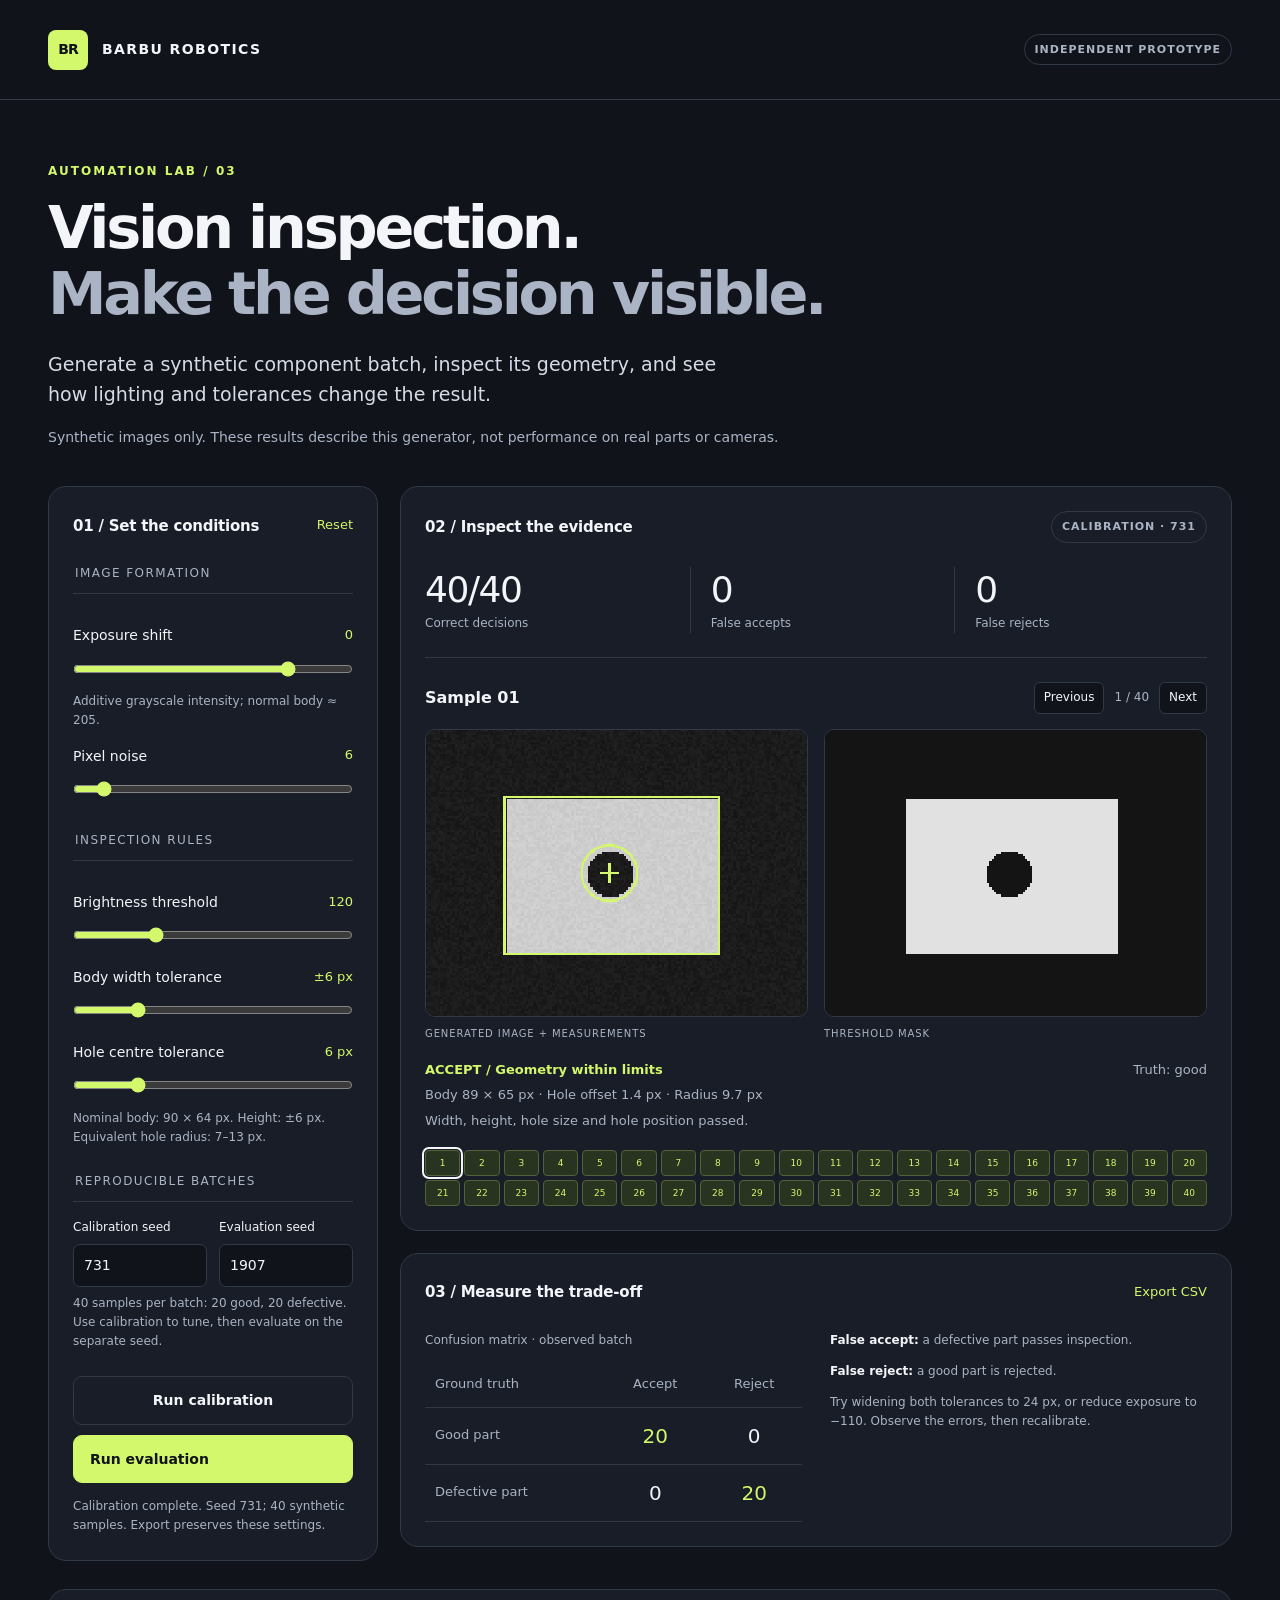
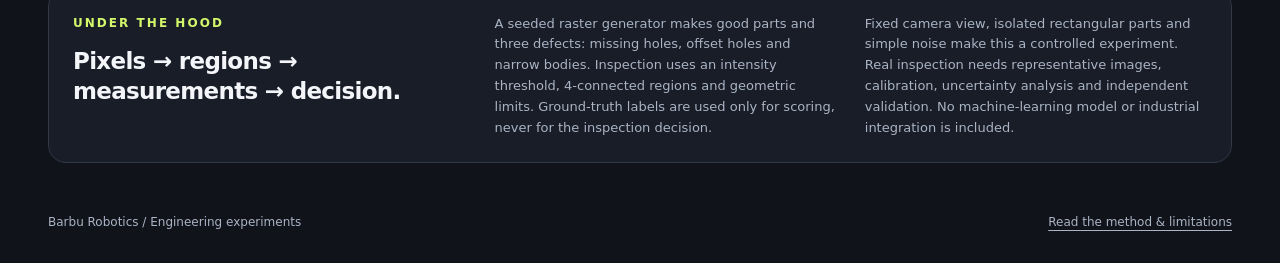
<file: vision-inspection-workbench/index.html>
<!doctype html>
<html lang="en">
<head><meta charset="utf-8"><meta name="viewport" content="width=device-width, initial-scale=1"><meta name="theme-color" content="#10131a"><title>Vision Inspection Workbench | Barbu Robotics</title><meta name="description" content="An independent synthetic-data prototype exploring machine vision thresholds, geometric inspection and false accepts."><link rel="stylesheet" href="style.css"></head>
<body>
  <header class="topbar"><a class="brand" href="#main"><span class="brand-mark" aria-hidden="true">BR</span> BARBU ROBOTICS</a><span class="tag">INDEPENDENT PROTOTYPE</span></header>
  <main id="main">
    <section class="intro"><p class="eyebrow">AUTOMATION LAB / 03</p><h1>Vision inspection.<br><span>Make the decision visible.</span></h1><p class="lede">Generate a synthetic component batch, inspect its geometry, and see how lighting and tolerances change the result.</p><p class="disclosure">Synthetic images only. These results describe this generator, not performance on real parts or cameras.</p></section>
    <div class="workspace">
      <aside class="panel controls" aria-labelledby="controls-title"><div class="panel-head"><h2 id="controls-title">01 / Set the conditions</h2><button id="reset" class="text-button" type="button">Reset</button></div>
        <fieldset><legend>Image formation</legend>
          <label for="exposure">Exposure shift <output id="exposure-value">0</output></label><input id="exposure" type="range" min="-110" max="30" value="0" step="5"><p class="hint">Additive grayscale intensity; normal body ≈ 205.</p>
          <label for="noise">Pixel noise <output id="noise-value">6</output></label><input id="noise" type="range" min="0" max="70" value="6" step="1">
        </fieldset>
        <fieldset><legend>Inspection rules</legend>
          <label for="threshold">Brightness threshold <output id="threshold-value">120</output></label><input id="threshold" type="range" min="80" max="220" value="120" step="1">
          <label for="widthTolerance">Body width tolerance <output id="widthTolerance-value">±6 px</output></label><input id="widthTolerance" type="range" min="1" max="24" value="6" step="1">
          <label for="centreTolerance">Hole centre tolerance <output id="centreTolerance-value">6 px</output></label><input id="centreTolerance" type="range" min="1" max="24" value="6" step="1">
          <p class="hint">Nominal body: 90 × 64 px. Height: ±6 px. Equivalent hole radius: 7–13 px.</p>
        </fieldset>
        <fieldset><legend>Reproducible batches</legend><div class="seed-grid"><label for="calibrationSeed">Calibration seed<input type="number" id="calibrationSeed" value="731" min="0" max="999999" step="1"></label><label for="evaluationSeed">Evaluation seed<input type="number" id="evaluationSeed" value="1907" min="0" max="999999" step="1"></label></div><p class="hint">40 samples per batch: 20 good, 20 defective. Use calibration to tune, then evaluate on the separate seed.</p></fieldset>
        <div class="actions"><button id="calibrate" type="button" class="secondary">Run calibration</button><button id="evaluate" type="button" class="primary">Run evaluation</button></div>
        <p id="status" class="status" role="status" aria-live="polite"></p>
      </aside>
      <section class="results" aria-labelledby="results-title">
        <div class="panel"><div class="panel-head"><h2 id="results-title">02 / Inspect the evidence</h2><span id="batch-label" class="tag">CALIBRATION</span></div>
          <div class="metrics"><div><p id="correct" class="metric-value">—</p><p>Correct decisions</p></div><div><p id="false-accepts" class="metric-value">—</p><p>False accepts</p></div><div><p id="false-rejects" class="metric-value">—</p><p>False rejects</p></div></div>
          <div class="viewer-header"><h3 id="sample-title">Sample 01</h3><div class="sample-controls"><button id="previous" class="small-button" type="button" aria-label="Previous sample">Previous</button><span id="sample-position">1 / 40</span><button id="next" class="small-button" type="button" aria-label="Next sample">Next</button></div></div>
          <div class="canvases"><figure><canvas id="source-canvas" width="320" height="240" aria-label="Generated synthetic component with measured body and hole overlays"></canvas><figcaption>GENERATED IMAGE + MEASUREMENTS</figcaption></figure><figure><canvas id="mask-canvas" width="320" height="240" aria-label="Binary threshold mask used by the inspection algorithm"></canvas><figcaption>THRESHOLD MASK</figcaption></figure></div>
          <div class="decision"><p id="prediction"></p><p id="truth"></p><p id="measurement"></p><p id="reasons"></p></div>
          <div class="sample-strip" id="sample-strip" aria-label="Select sample"></div>
        </div>
        <div class="panel"><div class="panel-head"><h2>03 / Measure the trade-off</h2><button id="export" class="text-button" type="button">Export CSV</button></div><div class="matrix-layout"><table><caption>Confusion matrix · observed batch</caption><thead><tr><th scope="col">Ground truth</th><th scope="col">Accept</th><th scope="col">Reject</th></tr></thead><tbody><tr><th scope="row">Good part</th><td id="good-accepted" class="success">—</td><td id="good-rejected">—</td></tr><tr><th scope="row">Defective part</th><td id="defect-accepted">—</td><td id="defect-rejected" class="success">—</td></tr></tbody></table><div class="explanation"><p><strong>False accept:</strong> a defective part passes inspection.</p><p><strong>False reject:</strong> a good part is rejected.</p><p>Try widening both tolerances to 24 px, or reduce exposure to −110. Observe the errors, then recalibrate.</p></div></div></div>
      </section>
    </div>
    <section class="method panel"><div><p class="eyebrow">UNDER THE HOOD</p><h2>Pixels → regions → measurements → decision.</h2></div><p>A seeded raster generator makes good parts and three defects: missing holes, offset holes and narrow bodies. Inspection uses an intensity threshold, 4-connected regions and geometric limits. Ground-truth labels are used only for scoring, never for the inspection decision.</p><p>Fixed camera view, isolated rectangular parts and simple noise make this a controlled experiment. Real inspection needs representative images, calibration, uncertainty analysis and independent validation. No machine-learning model or industrial integration is included.</p></section>
  </main><footer><span>Barbu Robotics / Engineering experiments</span><a href="README.md">Read the method &amp; limitations</a></footer><script type="module" src="app.mjs"></script>
</body></html>
</file>
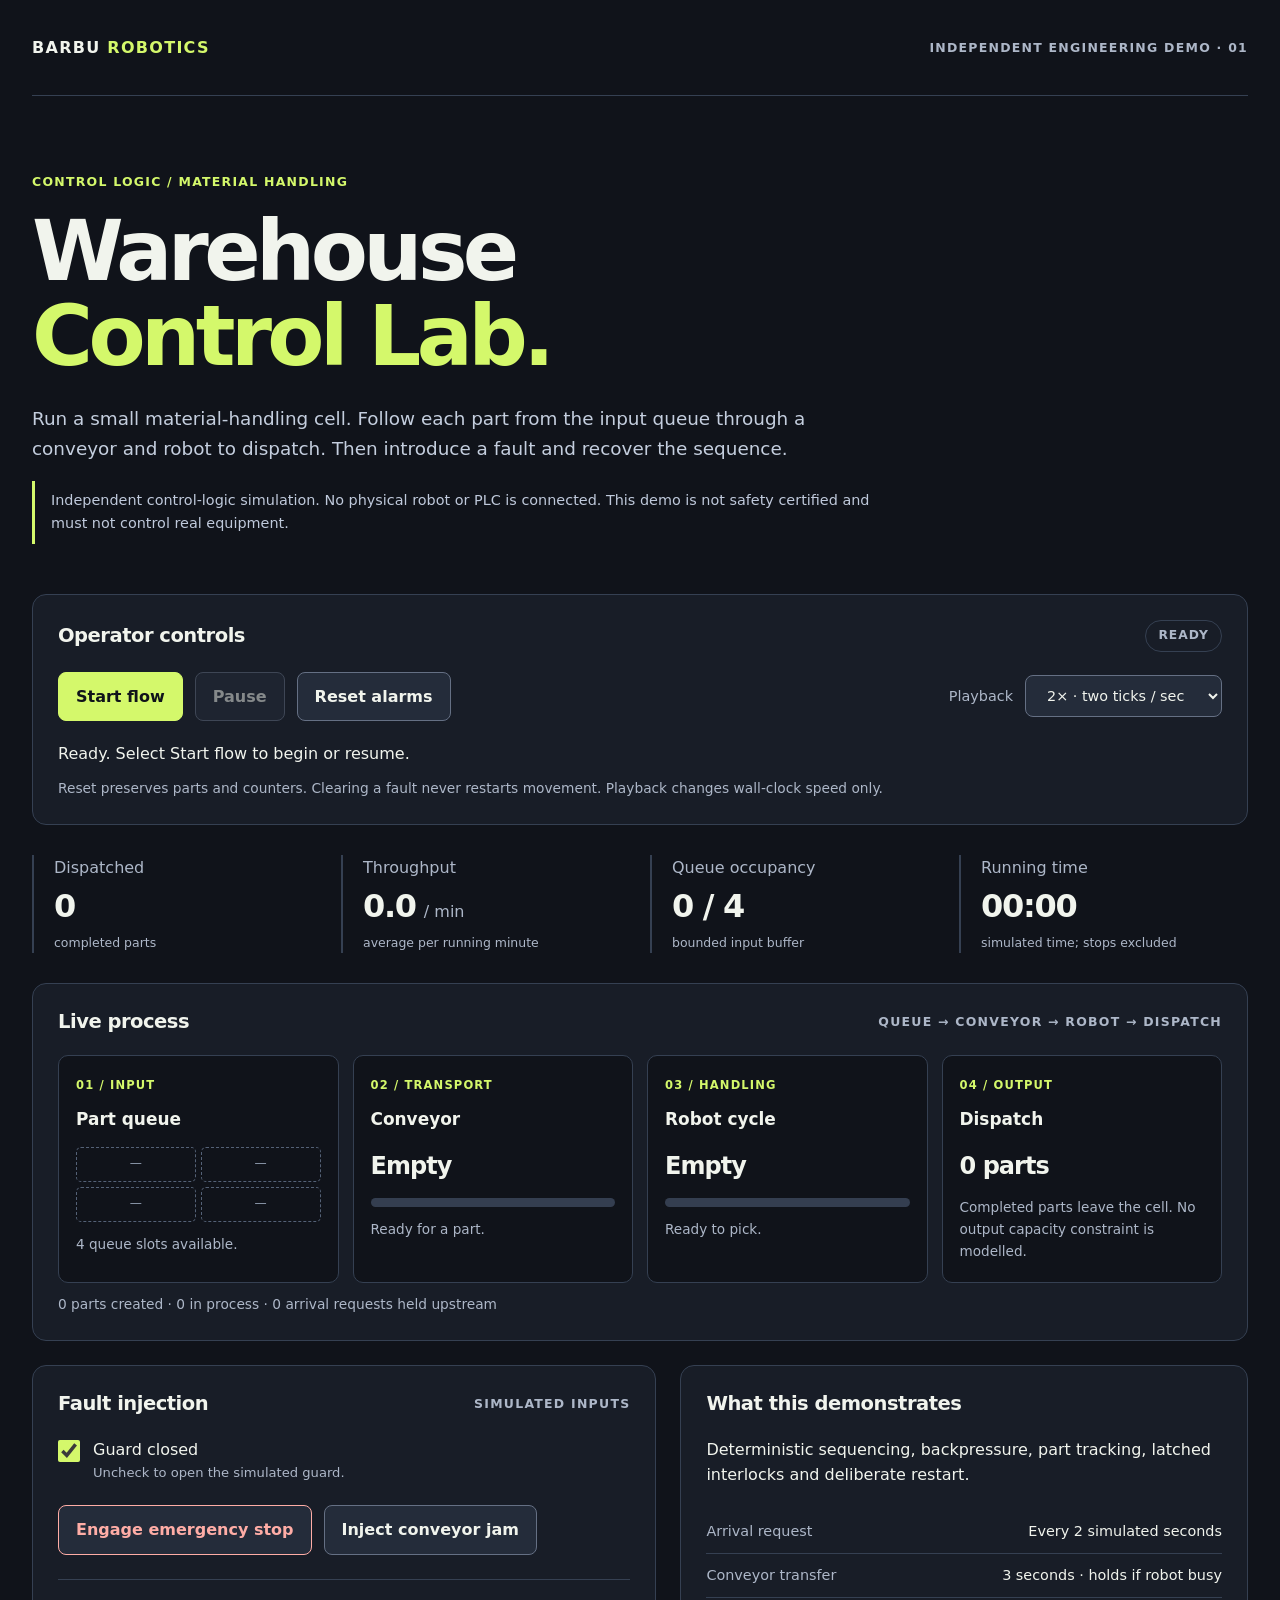
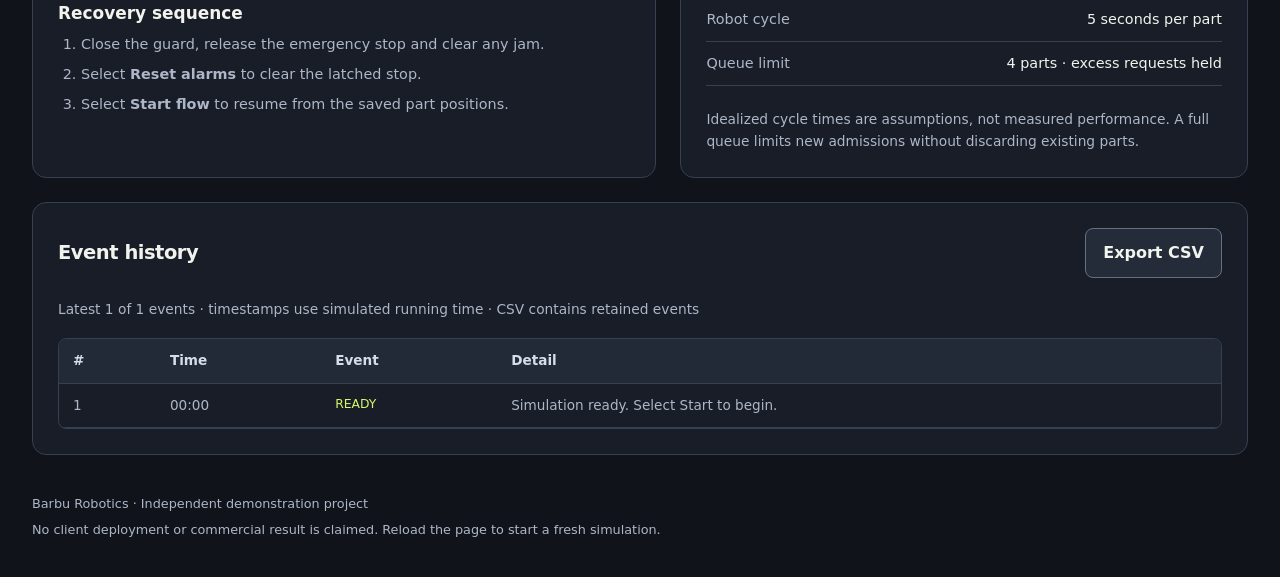
<file: warehouse-control-lab/index.html>
<!doctype html>
<html lang="en">
<head>
  <meta charset="utf-8">
  <meta name="viewport" content="width=device-width, initial-scale=1">
  <meta name="theme-color" content="#10131a">
  <meta name="description" content="An independent, interactive warehouse control-logic simulation by Barbu Robotics. Explore sequencing, bounded queues, interlocks and fault recovery.">
  <title>Warehouse Control Lab | Barbu Robotics</title>
  <link rel="stylesheet" href="styles.css">
</head>
<body>
<a class="skip" href="#main">Skip to simulator</a>
<header class="wrap top"><a class="brand" href="./">BARBU <span>ROBOTICS</span></a><span class="eyebrow">Independent engineering demo · 01</span></header>
<main class="wrap" id="main">
  <section class="intro">
    <p class="eyebrow accent">Control logic / Material handling</p>
    <h1>Warehouse<br><span>Control Lab.</span></h1>
    <p class="lead">Run a small material-handling cell. Follow each part from the input queue through a conveyor and robot to dispatch. Then introduce a fault and recover the sequence.</p>
    <p class="notice">Independent control-logic simulation. No physical robot or PLC is connected. This demo is not safety certified and must not control real equipment.</p>
  </section>

  <section class="panel operating" aria-labelledby="operating-title">
    <div class="section-line"><h2 id="operating-title">Operator controls</h2><span class="state" id="state">READY</span></div>
    <div class="controls">
      <button class="primary" id="start">Start flow</button>
      <button id="pause" disabled>Pause</button>
      <button id="reset">Reset alarms</button>
      <label class="speed">Playback <select id="speed"><option value="1000">1× · one tick / sec</option><option value="500" selected>2× · two ticks / sec</option><option value="250">4× · four ticks / sec</option></select></label>
    </div>
    <p id="status" class="status" role="status" aria-live="polite">Ready. Select Start flow to begin.</p>
    <p class="subtle">Reset preserves parts and counters. Clearing a fault never restarts movement. Playback changes wall-clock speed only.</p>
  </section>

  <section aria-label="Process metrics" class="metrics">
    <div><span>Dispatched</span><strong id="dispatched">0</strong><small>completed parts</small></div>
    <div><span>Throughput</span><strong><span id="throughput">0.0</span><em>/ min</em></strong><small>average per running minute</small></div>
    <div><span>Queue occupancy</span><strong id="queue-count">0 / 4</strong><small>bounded input buffer</small></div>
    <div><span>Running time</span><strong id="elapsed">00:00</strong><small>simulated time; stops excluded</small></div>
  </section>

  <section class="panel" aria-labelledby="process-title">
    <div class="section-line"><h2 id="process-title">Live process</h2><span class="eyebrow">Queue → Conveyor → Robot → Dispatch</span></div>
    <div class="process">
      <article class="station"><p class="step">01 / INPUT</p><h3>Part queue</h3><div id="queue" class="queue" aria-label="Input queue"></div><p id="queue-description">Waiting for incoming parts.</p></article>
      <article class="station"><p class="step">02 / TRANSPORT</p><h3>Conveyor</h3><strong class="part-id" id="conveyor-part">Empty</strong><progress id="conveyor-progress" max="3" value="0" aria-label="Conveyor cycle progress"></progress><p id="conveyor-description">Ready for a part.</p></article>
      <article class="station"><p class="step">03 / HANDLING</p><h3>Robot cycle</h3><strong class="part-id" id="robot-part">Empty</strong><progress id="robot-progress" max="5" value="0" aria-label="Robot cycle progress"></progress><p id="robot-description">Ready to pick.</p></article>
      <article class="station"><p class="step">04 / OUTPUT</p><h3>Dispatch</h3><strong class="part-id" id="dispatch-station">0 parts</strong><p>Completed parts leave the cell. No output capacity constraint is modelled.</p></article>
    </div>
    <p class="subtle" id="flow-summary">0 parts created · 0 in process · 0 arrivals held upstream</p>
  </section>

  <div class="lower-grid">
    <section class="panel" aria-labelledby="fault-title">
      <div class="section-line"><h2 id="fault-title">Fault injection</h2><span class="eyebrow">Simulated inputs</span></div>
      <label class="guard"><input type="checkbox" id="guard" checked> <span>Guard closed<small>Uncheck to open the simulated guard.</small></span></label>
      <div class="fault-buttons"><button class="danger" id="estop" aria-pressed="false">Engage emergency stop</button><button id="jam" aria-pressed="false">Inject conveyor jam</button></div>
      <div class="recovery"><h3>Recovery sequence</h3><ol><li>Close the guard, release the emergency stop and clear any jam.</li><li>Select <b>Reset alarms</b> to clear the latched stop.</li><li>Select <b>Start flow</b> to resume from the saved part positions.</li></ol></div>
    </section>
    <section class="panel" aria-labelledby="model-title">
      <h2 id="model-title">What this demonstrates</h2>
      <p>Deterministic sequencing, backpressure, part tracking, latched interlocks and deliberate restart.</p>
      <dl><div><dt>Arrival request</dt><dd>Every 2 simulated seconds</dd></div><div><dt>Conveyor transfer</dt><dd>3 seconds · holds if robot busy</dd></div><div><dt>Robot cycle</dt><dd>5 seconds per part</dd></div><div><dt>Queue limit</dt><dd>4 parts · excess requests held</dd></div></dl>
      <p class="subtle">Idealized cycle times are assumptions, not measured performance. A full queue limits new admissions without discarding existing parts.</p>
    </section>
  </div>

  <section class="panel" aria-labelledby="event-title">
    <div class="section-line"><h2 id="event-title">Event history</h2><button id="export">Export CSV</button></div>
    <p class="subtle" id="event-count">Latest 1 of 1 events · timestamps use simulated running time</p>
    <div class="table-scroll" tabindex="0" role="region" aria-label="Scrollable event history"><table><caption class="sr-only">Most recent process events first</caption><thead><tr><th scope="col">#</th><th scope="col">Time</th><th scope="col">Event</th><th scope="col">Detail</th></tr></thead><tbody id="events"></tbody></table></div>
  </section>
  <footer><p>Barbu Robotics · Independent demonstration project</p><p>No client deployment or commercial result is claimed. Reload the page to start a fresh simulation.</p></footer>
</main>
<script type="module" src="app.mjs"></script>
</body>
</html>
</file>
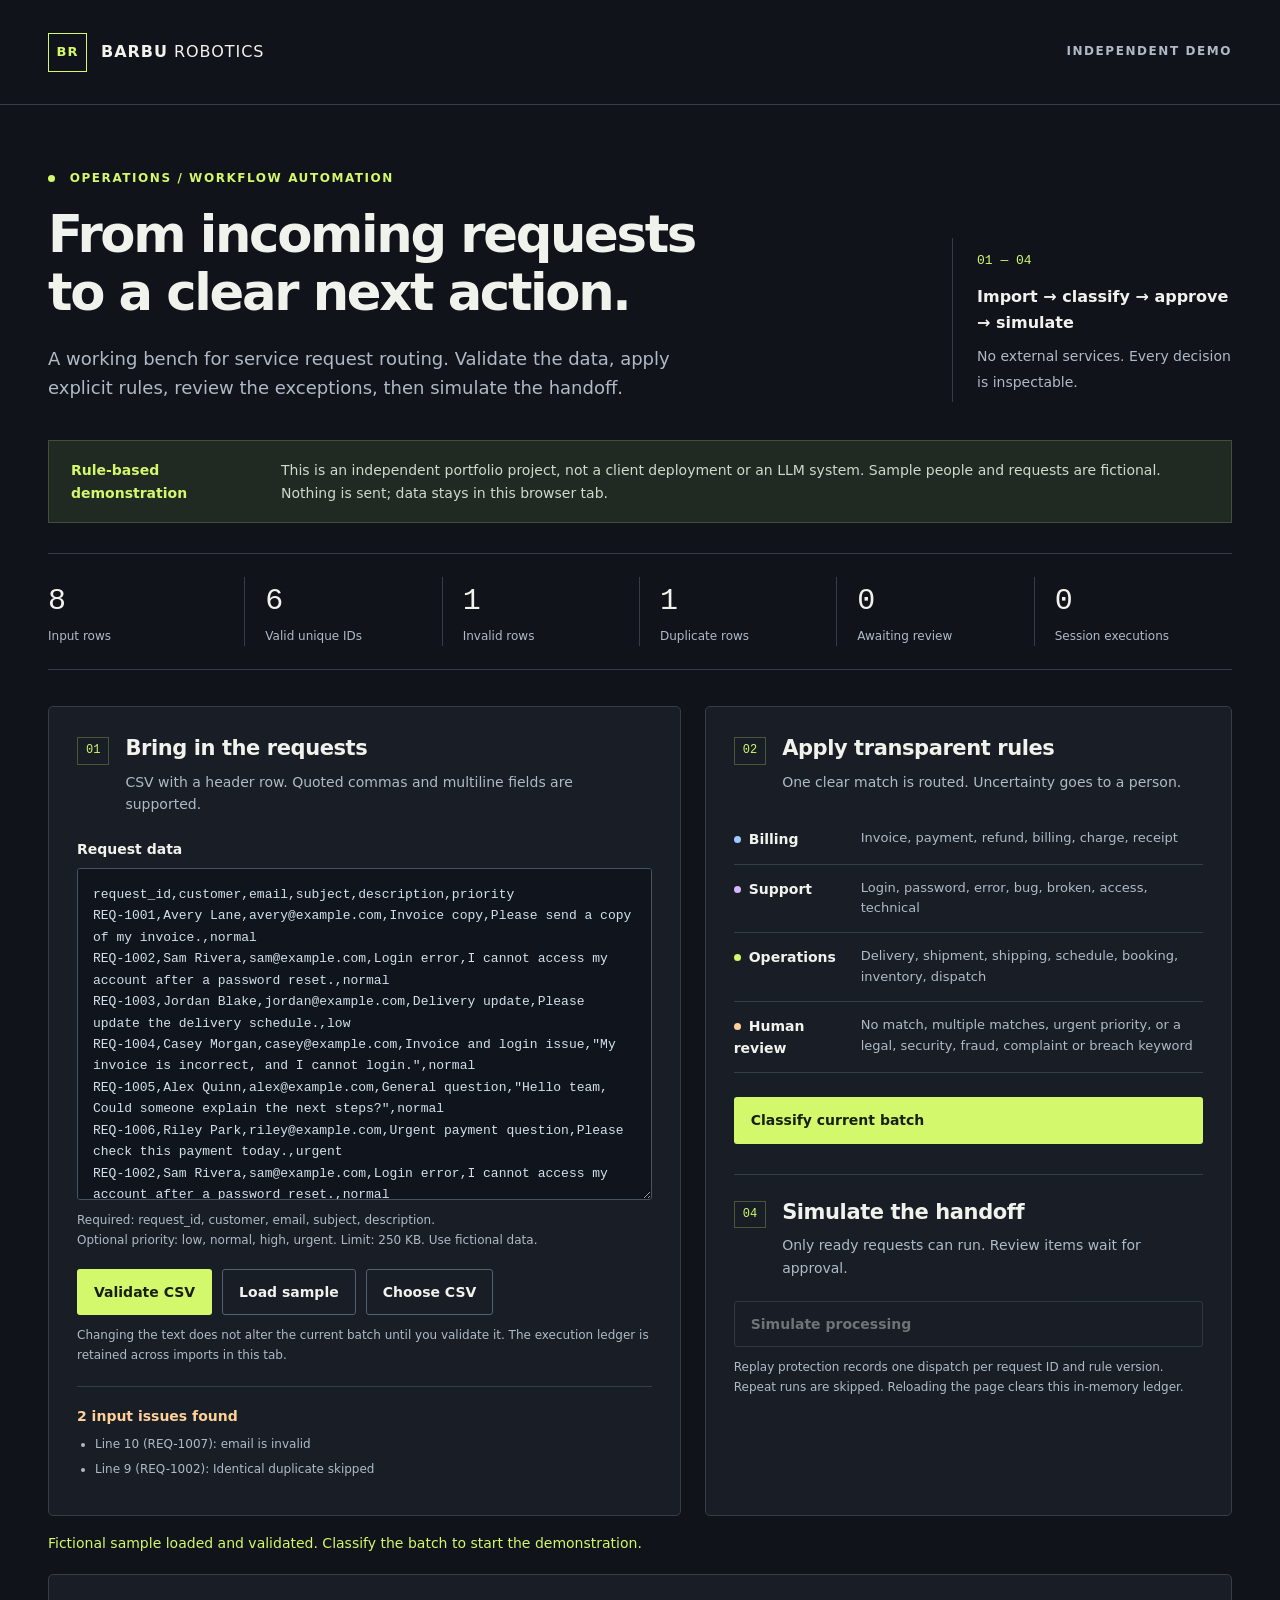
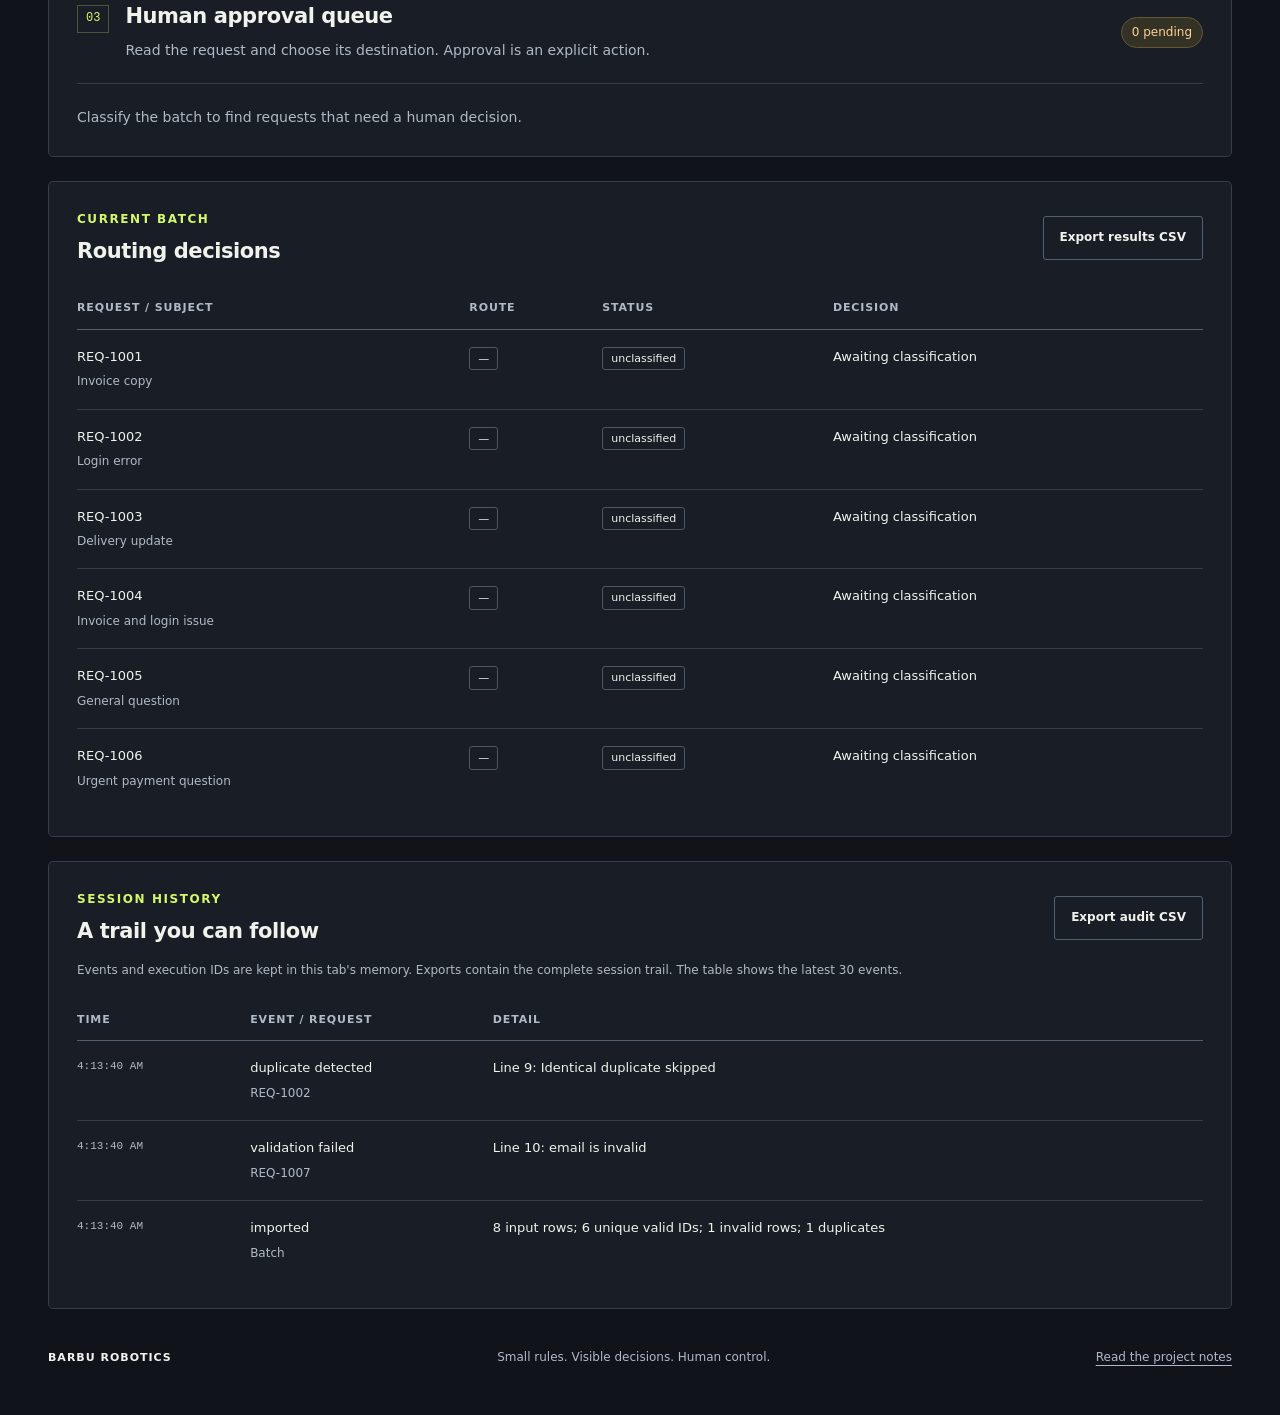
<file: workflow-automation-bench/index.html>
<!doctype html>
<html lang="en">
<head>
  <meta charset="utf-8">
  <meta name="viewport" content="width=device-width,initial-scale=1">
  <meta name="description" content="Barbu Robotics workflow automation demonstration: validate fictional service requests, apply routing rules, approve exceptions and inspect a replay-safe audit trail.">
  <title>Workflow Automation Bench | Barbu Robotics</title>
  <link rel="stylesheet" href="styles.css">
</head>
<body>
  <header class="site-header"><a class="brand" href="./"><span class="brand-mark" aria-hidden="true">BR</span><span>BARBU<span class="brand-light"> ROBOTICS</span></span></a><span class="demo-tag">INDEPENDENT DEMO</span></header>
  <main>
    <section class="hero" aria-labelledby="page-title">
      <div><p class="eyebrow"><span class="signal" aria-hidden="true"></span> OPERATIONS / WORKFLOW AUTOMATION</p><h1 id="page-title">From incoming requests<br>to a clear next action.</h1><p class="intro">A working bench for service request routing. Validate the data, apply explicit rules, review the exceptions, then simulate the handoff.</p></div>
      <aside class="hero-note"><span class="note-number">01 — 04</span><p>Import → classify → approve → simulate</p><span>No external services. Every decision is inspectable.</span></aside>
    </section>
    <div class="notice"><strong>Rule-based demonstration</strong><span>This is an independent portfolio project, not a client deployment or an LLM system. Sample people and requests are fictional. Nothing is sent; data stays in this browser tab.</span></div>
    <section class="metrics" aria-label="Computed batch metrics">
      <div><span id="metric-input">0</span><p>Input rows</p></div><div><span id="metric-valid">0</span><p>Valid unique IDs</p></div><div><span id="metric-invalid">0</span><p>Invalid rows</p></div><div><span id="metric-duplicates">0</span><p>Duplicate rows</p></div><div><span id="metric-review">0</span><p>Awaiting review</p></div><div><span id="metric-executions">0</span><p>Session executions</p></div>
    </section>
    <div class="work-grid">
      <section class="panel input-panel" aria-labelledby="import-title">
        <div class="panel-heading"><span class="step">01</span><div><h2 id="import-title">Bring in the requests</h2><p>CSV with a header row. Quoted commas and multiline fields are supported.</p></div></div>
        <label for="csv-input">Request data</label><textarea id="csv-input" spellcheck="false" rows="14" aria-describedby="input-help"></textarea>
        <p id="input-help" class="helper">Required: request_id, customer, email, subject, description.<br>Optional priority: low, normal, high, urgent. Limit: 250 KB. Use fictional data.</p>
        <div class="button-row"><button class="primary" id="validate">Validate CSV</button><button class="secondary" id="load-sample">Load sample</button><label class="file-button secondary" for="csv-file">Choose CSV<input type="file" id="csv-file" accept=".csv,text/csv"></label></div>
        <p class="helper">Changing the text does not alter the current batch until you validate it. The execution ledger is retained across imports in this tab.</p>
        <div id="validation" class="validation" aria-label="Validation issues"></div>
      </section>
      <section class="panel controls-panel" aria-labelledby="rules-title">
        <div class="panel-heading"><span class="step">02</span><div><h2 id="rules-title">Apply transparent rules</h2><p>One clear match is routed. Uncertainty goes to a person.</p></div></div>
        <dl class="rule-list"><div><dt><span class="dot billing"></span>Billing</dt><dd>Invoice, payment, refund, billing, charge, receipt</dd></div><div><dt><span class="dot support"></span>Support</dt><dd>Login, password, error, bug, broken, access, technical</dd></div><div><dt><span class="dot operations"></span>Operations</dt><dd>Delivery, shipment, shipping, schedule, booking, inventory, dispatch</dd></div><div><dt><span class="dot review"></span>Human review</dt><dd>No match, multiple matches, urgent priority, or a legal, security, fraud, complaint or breach keyword</dd></div></dl>
        <button class="primary wide" id="classify">Classify current batch</button>
        <div class="simulate"><div class="panel-heading"><span class="step">04</span><div><h2>Simulate the handoff</h2><p>Only ready requests can run. Review items wait for approval.</p></div></div><button class="secondary wide" id="process">Simulate processing</button><p class="helper">Replay protection records one dispatch per request ID and rule version. Repeat runs are skipped. Reloading the page clears this in-memory ledger.</p></div>
      </section>
    </div>
    <div id="status" class="status" role="status" aria-live="polite"></div>
    <section class="panel review-panel" aria-labelledby="review-title"><div class="section-heading"><div class="panel-heading"><span class="step">03</span><div><h2 id="review-title">Human approval queue</h2><p>Read the request and choose its destination. Approval is an explicit action.</p></div></div><span id="review-count" class="count">0 pending</span></div><div id="review-queue"></div></section>
    <section class="panel results-panel" aria-labelledby="results-title"><div class="section-heading"><div><p class="eyebrow">CURRENT BATCH</p><h2 id="results-title">Routing decisions</h2></div><button class="secondary compact" id="export-results">Export results CSV</button></div><div class="table-scroll"><table><caption class="sr-only">Current validated requests and their processing status</caption><thead><tr><th scope="col">Request / subject</th><th scope="col">Route</th><th scope="col">Status</th><th scope="col">Decision</th></tr></thead><tbody id="results-body"></tbody></table></div></section>
    <section class="panel audit-panel" aria-labelledby="audit-title"><div class="section-heading"><div><p class="eyebrow">SESSION HISTORY</p><h2 id="audit-title">A trail you can follow</h2></div><button class="secondary compact" id="export-audit">Export audit CSV</button></div><p class="helper audit-help">Events and execution IDs are kept in this tab's memory. Exports contain the complete session trail. The table shows the latest 30 events.</p><div class="table-scroll"><table><caption class="sr-only">Latest session audit events, newest first</caption><thead><tr><th scope="col">Time</th><th scope="col">Event / request</th><th scope="col">Detail</th></tr></thead><tbody id="audit-body"></tbody></table></div></section>
    <footer><strong>BARBU ROBOTICS</strong><p>Small rules. Visible decisions. Human control.</p><a href="README.md">Read the project notes</a></footer>
  </main>
  <script type="module" src="app.mjs"></script>
</body>
</html>
</file>
<file: vision-inspection-workbench/style.css>
:root{color-scheme:dark;--bg:#10131a;--panel:#181d27;--line:#313846;--text:#f3f5f9;--muted:#aab4c4;--lime:#d4f86b;--red:#ff9a9e;font-family:Inter,ui-sans-serif,system-ui,-apple-system,BlinkMacSystemFont,"Segoe UI",sans-serif;font-size:16px}*{box-sizing:border-box}body{margin:0;background:var(--bg);color:var(--text);line-height:1.6}button,input{font:inherit}a{color:inherit}button,a,input{outline-offset:5px}button:focus-visible,a:focus-visible,input:focus-visible{outline:2px solid var(--lime)}button{cursor:pointer}button:disabled{opacity:.5;cursor:wait}.topbar,main,footer{max-width:1424px;margin:auto;padding-left:48px;padding-right:48px}.topbar{min-height:100px;display:flex;align-items:center;justify-content:space-between;border-bottom:1px solid var(--line);gap:20px}.brand{display:flex;align-items:center;gap:14px;text-decoration:none;font-size:14px;letter-spacing:.1em;font-weight:750}.brand-mark{display:grid;place-items:center;width:40px;height:40px;background:var(--lime);color:var(--bg);font-size:14px;letter-spacing:-1px;border-radius:8px}.tag{font-size:11px;letter-spacing:.09em;font-weight:650;padding:6px 10px;border:1px solid var(--line);border-radius:99px;white-space:nowrap;color:var(--muted)}.intro{padding:62px 0 38px;max-width:950px}.eyebrow{font-size:12px;letter-spacing:.17em;color:var(--lime);font-weight:750;margin:0 0 14px}h1{font-size:clamp(36px,4.6vw,64px);line-height:1.12;letter-spacing:-.055em;font-weight:600;margin:0 0 22px}h1 span{color:var(--muted)}.lede{font-size:19px;max-width:690px;margin:0 0 16px;color:#d6dce6}.disclosure{color:var(--muted);font-size:14px;margin-bottom:0}.workspace{display:grid;grid-template-columns:330px minmax(0,1fr);align-items:start;gap:22px}.panel{background:var(--panel);border:1px solid var(--line);border-radius:18px;padding:24px}.panel-head{display:flex;align-items:center;justify-content:space-between;gap:12px;margin-bottom:24px}.panel-head h2{font-size:15px;font-weight:650;margin:0;letter-spacing:-.015em}.text-button{border:0;background:none;color:var(--lime);padding:4px 0;font-size:13px;white-space:nowrap}.controls fieldset{border:0;padding:0;margin:0 0 25px}.controls legend{font-size:12px;color:var(--muted);text-transform:uppercase;letter-spacing:.12em;margin-bottom:16px;width:100%;padding-bottom:10px;border-bottom:1px solid var(--line)}label{display:flex;justify-content:space-between;align-items:center;font-size:14px;margin-top:14px;gap:8px}output{color:var(--lime);font-variant-numeric:tabular-nums;font-size:13px}input[type=range]{width:100%;accent-color:var(--lime);margin:13px 0 5px;cursor:pointer;height:18px}.hint{font-size:12px;line-height:1.6;color:var(--muted);margin:7px 0 0}.seed-grid{display:grid;grid-template-columns:1fr 1fr;gap:12px}.seed-grid label{display:block;font-size:12px;margin-top:0}.seed-grid input{width:100%;margin-top:7px;border:1px solid var(--line);background:var(--bg);color:var(--text);border-radius:7px;padding:9px 10px;font-size:14px}.actions{display:grid;gap:10px}.primary,.secondary{border:1px solid var(--line);border-radius:9px;padding:12px 16px;font-size:14px;font-weight:650}.primary{background:var(--lime);color:var(--bg);border-color:var(--lime);display:flex;justify-content:space-between}.secondary{background:transparent;color:var(--text)}.primary:hover{background:#e2ff92}.secondary:hover{background:#252d3b}.status{font-size:12px;color:var(--muted);margin:14px 0 0;min-height:38px}.status.warning{color:var(--red)}.results{display:grid;gap:22px;min-width:0}.metrics{display:grid;grid-template-columns:repeat(3,1fr);border-bottom:1px solid var(--line);padding:0 0 24px;margin-bottom:24px;gap:12px}.metrics p{margin:0;font-size:12px;color:var(--muted)}.metrics .metric-value{color:var(--text);font-size:36px;line-height:1.3;letter-spacing:-.04em;font-variant-numeric:tabular-nums}.metrics>div+div{border-left:1px solid var(--line);padding-left:20px}.metrics .error{color:var(--red)}.viewer-header{display:flex;justify-content:space-between;align-items:center;gap:12px;margin-bottom:15px}.viewer-header h3{font-size:16px;font-weight:550;margin:0}.sample-controls{display:flex;gap:10px;align-items:center;font-size:12px;color:var(--muted);white-space:nowrap}.small-button{background:var(--bg);border:1px solid var(--line);border-radius:6px;color:var(--text);min-height:32px;min-width:32px;padding:4px 9px}.canvases{display:grid;grid-template-columns:1fr 1fr;gap:16px}.canvases figure{margin:0;min-width:0}canvas{display:block;width:100%;height:auto;border:1px solid var(--line);border-radius:10px;background:var(--bg);image-rendering:pixelated}figcaption{font-size:10px;letter-spacing:.09em;color:var(--muted);margin-top:9px}.decision{margin:18px 0;font-size:13px;display:grid;grid-template-columns:1fr 1fr;gap:5px 14px}.decision p{margin:0;color:var(--muted)}#prediction{font-weight:700;color:var(--lime)}#prediction.rejected{color:var(--red)}#measurement,#reasons{grid-column:1/-1}#truth{text-align:right}.sample-strip{display:grid;grid-template-columns:repeat(20,1fr);gap:4px}.sample-dot{border:1px solid #52623a;background:#283420;border-radius:4px;min-height:26px;min-width:0;color:var(--lime);font-size:9px;padding:0}.sample-dot.mismatch{color:var(--red);background:#45262f;border-color:#84525a}.sample-dot.selected{outline:2px solid #f3f5f9;outline-offset:1px}.matrix-layout{display:grid;grid-template-columns:1fr 1fr;gap:28px}table{border-collapse:collapse;width:100%;font-size:13px}caption{text-align:left;font-size:12px;color:var(--muted);padding-bottom:12px}th,td{padding:12px 10px;border-bottom:1px solid var(--line);text-align:center}th{font-weight:500;color:var(--muted)}th:first-child{text-align:left}td{font-size:20px;font-variant-numeric:tabular-nums}td.success{color:var(--lime)}td.error{color:var(--red)}.explanation{font-size:12px;color:var(--muted)}.explanation p{margin:0 0 12px}.explanation strong{color:var(--text);font-weight:550}.method{display:grid;grid-template-columns:1.15fr 1fr 1fr;gap:28px;margin:28px 0 50px}.method h2{font-size:23px;line-height:1.3;letter-spacing:-.03em;font-weight:550;margin:0}.method>p{font-size:13px;color:var(--muted);margin:0}footer{display:flex;justify-content:space-between;gap:20px;font-size:12px;color:var(--muted);padding-bottom:30px}footer a{text-underline-offset:4px}@media(min-width:1400px){.controls{position:sticky;top:20px}}@media(max-width:1050px){.topbar,main,footer{padding-left:24px;padding-right:24px}.workspace{grid-template-columns:290px minmax(0,1fr)}.panel{padding:20px}.panel-head{flex-wrap:wrap}.matrix-layout{grid-template-columns:1fr}.method{grid-template-columns:1fr 1fr}.method>div{grid-column:1/-1}.sample-strip{grid-template-columns:repeat(10,1fr)}.metrics .metric-value{font-size:30px}.metrics>div+div{padding-left:12px}}@media(max-width:760px){.workspace{grid-template-columns:1fr}.controls{order:0}.intro{padding-top:38px}.controls fieldset{margin-bottom:20px}.seed-grid{max-width:420px}.actions{grid-template-columns:1fr 1fr}.method{grid-template-columns:1fr}.method>div{grid-column:auto}.topbar{min-height:78px}.topbar>.tag{display:none}.canvases{gap:10px}.decision{font-size:12px}.sample-strip{grid-template-columns:repeat(20,1fr)}footer{flex-direction:column;gap:8px}.matrix-layout{grid-template-columns:1fr 1fr}.intro .lede{font-size:17px}}@media(max-width:460px){.topbar,main,footer{padding-left:16px;padding-right:16px}.panel{padding:16px;border-radius:14px}.metrics .metric-value{font-size:28px}.metrics p{font-size:11px}.canvases{grid-template-columns:1fr}.sample-strip{grid-template-columns:repeat(10,1fr)}.matrix-layout{grid-template-columns:1fr}.decision{display:block}.decision p{margin-bottom:4px}#truth{text-align:left}.actions{grid-template-columns:1fr}}
</file>
<file: warehouse-control-lab/styles.css>
:root{color-scheme:dark;--bg:#10131a;--panel:#181d27;--text:#f1f4ed;--muted:#adb7c8;--line:#354052;--lime:#d4f86b;--red:#ffada6;--radius:14px;font-family:Inter,ui-sans-serif,system-ui,-apple-system,BlinkMacSystemFont,"Segoe UI",sans-serif;font-size:16px;line-height:1.6}
*{box-sizing:border-box}body{margin:0;background:var(--bg);color:var(--text)}a{color:var(--lime)}button,select,input{font:inherit}button,select{border:1px solid #657084;border-radius:8px;background:#242c3a;color:var(--text);padding:11px 17px}button{cursor:pointer;font-weight:650;min-height:48px}button:hover:not(:disabled){border-color:var(--lime);background:#303b4a}button:disabled{opacity:.5;cursor:not-allowed}button.primary{background:var(--lime);color:#10131a;border-color:var(--lime)}button.primary:hover:not(:disabled){background:#e1ff96}.danger{border-color:var(--red);color:var(--red)}button[aria-pressed=true]{background:#542b2c;border-color:var(--red);color:#fff}button:focus-visible,a:focus-visible,input:focus-visible,select:focus-visible,[tabindex]:focus-visible{outline:3px solid var(--lime);outline-offset:4px}.wrap{width:min(1240px,calc(100% - 64px));margin:auto}.top{display:flex;align-items:center;justify-content:space-between;gap:24px;min-height:96px;border-bottom:1px solid var(--line)}.brand{font-weight:850;letter-spacing:.08em;color:var(--text);text-decoration:none}.brand span{color:var(--lime)}.eyebrow{font-size:.78rem;letter-spacing:.1em;text-transform:uppercase;color:var(--muted);font-weight:650}.accent{color:var(--lime)}.intro{padding:64px 0 36px;max-width:900px}h1{font-size:clamp(2.7rem,6.5vw,5.4rem);letter-spacing:-.055em;line-height:1.02;margin:18px 0 24px;font-weight:750}h1 span{color:var(--lime)}.lead{font-size:1.15rem;color:#c4cede;max-width:780px}.notice{font-size:.9rem;color:#bfc9db;border-left:3px solid var(--lime);padding:8px 0 8px 16px;max-width:840px}.panel{background:var(--panel);border:1px solid var(--line);border-radius:var(--radius);padding:25px;margin:0 0 24px}h2{font-size:1.22rem;line-height:1.3;margin:0 0 20px;letter-spacing:-.025em}h3{font-size:1.06rem;line-height:1.35;margin:0 0 16px}.section-line{display:flex;align-items:center;justify-content:space-between;gap:16px;margin-bottom:20px}.section-line h2{margin:0}.controls{display:flex;align-items:center;gap:12px;flex-wrap:wrap}.speed{display:flex;gap:12px;align-items:center;margin-left:auto;color:var(--muted);font-size:.9rem}.state{font-size:.77rem;letter-spacing:.08em;font-weight:800;border:1px solid var(--line);border-radius:30px;padding:5px 12px;color:var(--muted)}.state[data-mode=running]{color:var(--lime);border-color:var(--lime)}.state[data-mode=interlocked]{color:var(--red);border-color:var(--red)}.status{font-size:1rem;margin:20px 0 7px}.subtle{font-size:.86rem;color:var(--muted);margin:10px 0 0}.metrics{display:grid;grid-template-columns:repeat(4,1fr);margin:30px 0;gap:20px}.metrics>div{border-left:2px solid var(--line);padding-left:20px}.metrics span,.metrics small{display:block;color:var(--muted)}.metrics strong{display:flex;gap:8px;align-items:baseline;font-size:2rem;line-height:1.4;margin:4px 0;font-variant-numeric:tabular-nums;letter-spacing:-.04em}.metrics strong span{color:var(--text)}.metrics em{font-style:normal;font-weight:500;letter-spacing:normal;font-size:1rem;color:var(--muted)}.metrics small{font-size:.78rem}.process{display:grid;grid-template-columns:repeat(4,1fr);gap:14px}.station{padding:20px 17px;background:var(--bg);border:1px solid var(--line);border-radius:10px;min-width:0}.step{color:var(--lime);font-size:.72rem;letter-spacing:.1em;font-weight:700;margin:0 0 14px}.station p:not(.step){font-size:.85rem;color:var(--muted);margin:12px 0 0}.part-id{display:block;font-size:1.5rem;letter-spacing:-.04em;font-variant-numeric:tabular-nums}.queue{display:grid;grid-template-columns:repeat(2,1fr);gap:5px}.queue-slot{border:1px dashed #546176;padding:6px 1px;text-align:center;border-radius:5px;font-size:.76rem;min-height:35px;color:#95a2b6}.queue-slot.occupied{border-style:solid;border-color:#799338;background:#2f3a21;color:var(--lime)}progress{appearance:none;width:100%;height:9px;display:block;border:0;border-radius:8px;overflow:hidden;margin:13px 0 0;background:#343e50}progress::-webkit-progress-bar{background:#343e50}progress::-webkit-progress-value{background:var(--lime)}progress::-moz-progress-bar{background:var(--lime)}.lower-grid{display:grid;grid-template-columns:1.1fr 1fr;gap:24px}.guard{display:flex;gap:13px;align-items:flex-start;cursor:pointer;margin:12px 0 22px}.guard input{accent-color:var(--lime);width:22px;height:22px;margin:3px 0}.guard small{display:block;color:var(--muted);font-size:.82rem}.fault-buttons{display:flex;gap:12px;flex-wrap:wrap}.recovery{margin-top:24px;border-top:1px solid var(--line);padding-top:22px}.recovery h3{margin:0 0 8px}.recovery ol{padding-left:23px;color:var(--muted);font-size:.9rem;margin:0}.recovery li+li{margin-top:7px}dl{font-size:.9rem;margin:22px 0}dl>div{display:flex;justify-content:space-between;gap:20px;border-bottom:1px solid var(--line);padding:10px 0}dt{color:var(--muted)}dd{margin:0;text-align:right}.table-scroll{overflow:auto;max-height:350px;margin-top:18px;border:1px solid var(--line);border-radius:8px}table{border-collapse:collapse;width:100%;font-size:.85rem;text-align:left}th,td{padding:11px 14px;border-bottom:1px solid var(--line);vertical-align:top}th{background:#222a37;color:#d4ddec;position:sticky;top:0}td{color:var(--muted)}td:nth-child(2){font-variant-numeric:tabular-nums}td:nth-child(3){white-space:nowrap;font-size:.77rem;color:var(--lime)}footer{color:var(--muted);font-size:.8rem;padding:10px 0 32px}footer p{margin:5px 0}.skip{position:absolute;left:15px;top:-100px;padding:12px;background:var(--lime);color:var(--bg);z-index:9}.skip:focus{top:12px}.sr-only{position:absolute;width:1px;height:1px;overflow:hidden;clip:rect(0,0,0,0);white-space:nowrap}
@media(max-width:1000px){.process{grid-template-columns:repeat(2,1fr)}.speed{margin-left:0}.lower-grid{grid-template-columns:1fr}.lower-grid .panel{margin-bottom:0}.lower-grid{margin-bottom:24px}.metrics{gap:12px}.metrics>div{padding-left:12px}.metrics strong{font-size:1.7rem}}
@media(max-width:600px){.wrap{width:calc(100% - 32px)}.top{min-height:82px}.top>.eyebrow{display:none}.intro{padding-top:40px}h1{font-size:3.3rem}.lead{font-size:1.05rem}.panel{padding:19px}.section-line{align-items:flex-start;flex-wrap:wrap}.process{grid-template-columns:1fr}.metrics{grid-template-columns:repeat(2,1fr);gap:24px 16px}.controls{align-items:stretch}.controls>button{flex:1;white-space:nowrap}.speed{width:100%;justify-content:space-between;margin-top:8px}.speed select{max-width:220px;padding:10px}.fault-buttons>button{width:100%}.station{padding:18px}.queue{grid-template-columns:repeat(4,1fr)}dl>div{gap:12px}dd{max-width:58%}td,th{padding:10px}.table-scroll{max-height:310px}}
</file>
<file: workflow-automation-bench/styles.css>
:root{color-scheme:dark;--bg:#10131a;--panel:#181d26;--panel2:#1e2530;--line:#343e4b;--ink:#f0f3ec;--muted:#b0bac6;--lime:#d4f86b;--amber:#ffd098;--blue:#9acaff;--purple:#d7b5ff;font-family:Inter,ui-sans-serif,system-ui,-apple-system,BlinkMacSystemFont,"Segoe UI",sans-serif;font-size:16px}*{box-sizing:border-box}body{margin:0;background:var(--bg);color:var(--ink);line-height:1.6}button,textarea,select,input{font:inherit}button,a,label.file-button{touch-action:manipulation}a{color:var(--lime);text-underline-offset:4px}button{cursor:pointer}button:disabled{opacity:.4;cursor:not-allowed}button:focus-visible,a:focus-visible,select:focus-visible,textarea:focus-visible,.file-button:focus-within{outline:3px solid var(--lime);outline-offset:4px}.site-header,main{max-width:1400px;margin:auto;padding-inline:48px}.site-header{display:flex;align-items:center;justify-content:space-between;min-height:105px;border-bottom:1px solid var(--line)}.brand{display:flex;gap:14px;align-items:center;color:var(--ink);text-decoration:none;letter-spacing:.06em;font-size:16px;font-weight:800}.brand-mark{display:grid;place-items:center;width:39px;height:39px;border:1px solid var(--lime);color:var(--lime);font-size:13px}.brand-light{font-weight:450}.demo-tag{color:var(--muted);font-size:12px;letter-spacing:.13em;font-weight:600}.hero{padding:64px 0 38px;display:grid;grid-template-columns:1fr 280px;gap:50px;align-items:end}.eyebrow{font-size:12px;font-weight:700;letter-spacing:.13em;color:var(--lime);margin:0 0 18px}.signal{display:inline-block;width:7px;height:7px;margin-right:9px;background:var(--lime);border-radius:50%}h1{font-size:clamp(34px,4vw,54px);line-height:1.12;letter-spacing:-.045em;margin:0 0 24px;max-width:810px;font-weight:650}.intro{max-width:660px;font-size:18px;color:var(--muted);margin:0}.hero-note{border-left:1px solid var(--line);padding:8px 0 8px 24px}.note-number{color:var(--lime);font-size:13px;font-family:ui-monospace,monospace}.hero-note p{margin:12px 0 8px;font-weight:600}.hero-note>span:last-child{color:var(--muted);font-size:14px}.notice{padding:18px 22px;background:#202a22;border:1px solid #405038;display:flex;gap:26px;font-size:14px}.notice strong{flex:0 0 184px;color:var(--lime)}.notice span{color:#d0d9cb}.metrics{display:grid;grid-template-columns:repeat(6,1fr);margin:30px 0 36px;border-block:1px solid var(--line);padding:23px 0}.metrics>div{padding:0 20px;border-right:1px solid var(--line)}.metrics>div:first-child{padding-left:0}.metrics>div:last-child{border:0}.metrics span{font-family:ui-monospace,monospace;font-size:30px;letter-spacing:-.03em}.metrics p{color:var(--muted);font-size:12px;margin:2px 0 0}.work-grid{display:grid;grid-template-columns:1.2fr 1fr;gap:24px}.panel{border:1px solid var(--line);background:var(--panel);padding:28px;border-radius:5px}.panel-heading{display:flex;gap:16px;align-items:flex-start}.step{color:var(--lime);font-family:ui-monospace,monospace;font-size:12px;border:1px solid #485639;padding:3px 8px;margin-top:2px}h2{font-size:21px;line-height:1.3;letter-spacing:-.02em;font-weight:620;margin:0}.panel-heading p{font-size:14px;color:var(--muted);margin:8px 0 22px}label{display:block;color:var(--ink);font-size:14px;font-weight:600;margin-bottom:8px}textarea{display:block;width:100%;resize:vertical;min-height:230px;padding:15px;color:#d4dfeb;background:#10151d;border:1px solid #455365;border-radius:3px;font-size:13px;line-height:1.65;font-family:ui-monospace,SFMono-Regular,Consolas,monospace}.helper{font-size:12px;color:var(--muted);line-height:1.65;margin:11px 0 18px}.button-row{display:flex;gap:10px;flex-wrap:wrap}.primary,.secondary{border-radius:3px;border:1px solid transparent;min-height:44px;font-size:14px;font-weight:650;padding:11px 16px;display:inline-flex;align-items:center;justify-content:center;gap:20px;text-decoration:none}.primary{color:#172012;background:var(--lime)}.primary:hover:not(:disabled){background:#e2ff96}.secondary{background:transparent;border-color:#526172;color:var(--ink)}.secondary:hover:not(:disabled){border-color:var(--lime);background:#27322b}.file-button{position:relative;margin:0;cursor:pointer;overflow:hidden}.file-button input{position:absolute;inset:0;opacity:0;width:100%;cursor:pointer}.wide{display:flex;width:100%;justify-content:space-between}.rule-list{margin:0 0 24px}.rule-list>div{display:grid;grid-template-columns:115px 1fr;gap:12px;padding:13px 0;border-bottom:1px solid var(--line)}dt{font-size:14px;font-weight:650}dd{font-size:13px;color:var(--muted);margin:0}.dot{width:7px;height:7px;display:inline-block;border-radius:50%;margin:0 8px 1px 0;background:var(--lime)}.dot.billing{background:var(--blue)}.dot.support{background:var(--purple)}.dot.review{background:var(--amber)}.simulate{margin-top:30px;padding-top:24px;border-top:1px solid var(--line)}.simulate .helper{margin-bottom:0}.status{min-height:58px;padding:16px 0;font-size:14px;color:var(--lime)}.status.error{color:#ffbbb5}.validation:empty{display:none}.validation{border-top:1px solid var(--line);margin-top:20px;padding-top:10px}.validation h3{font-size:14px;color:var(--amber);margin:8px 0}.validation ul{padding-left:18px;color:var(--muted);font-size:12px;margin:8px 0}.validation li{margin:6px 0}.section-heading{display:flex;justify-content:space-between;gap:20px;align-items:center;margin-bottom:22px}.section-heading .panel-heading p{margin-bottom:0}.section-heading .eyebrow{margin-bottom:8px}.count{font-size:12px;background:#343224;color:var(--amber);border:1px solid #635736;padding:5px 10px;border-radius:20px;white-space:nowrap}.review-panel,.results-panel,.audit-panel{margin-bottom:24px}.review-card{display:grid;grid-template-columns:1fr 200px;gap:24px;padding:20px 0;border-top:1px solid var(--line)}.review-card h3{font-size:16px;margin:0 0 8px}.review-card .description{white-space:pre-line;margin:0 0 8px;font-size:14px;color:var(--muted)}.review-card .reason{font-size:12px;color:var(--amber);margin:0}.review-card select{color:var(--ink);background:#10151d;border:1px solid #526172;border-radius:3px;padding:10px;width:100%;font-size:14px;min-height:44px}.review-card button{margin-top:10px;width:100%}.empty{color:var(--muted);font-size:14px;border-top:1px solid var(--line);padding:22px 0 0;margin:0}.compact{font-size:12px}.table-scroll{width:100%;overflow:auto}table{width:100%;border-collapse:collapse;text-align:left;font-size:13px;min-width:650px}th{font-size:11px;text-transform:uppercase;letter-spacing:.08em;font-weight:650;color:var(--muted);padding:12px 12px 12px 0;border-bottom:1px solid #536071}td{padding:17px 18px 17px 0;border-bottom:1px solid var(--line);vertical-align:top}tr:last-child td{border-bottom:0}td:first-child{min-width:170px}td small{display:block;font-size:12px;color:var(--muted);margin-top:5px}.badge{white-space:nowrap;display:inline-block;border:1px solid #4b5866;padding:2px 8px;border-radius:3px;font-size:11px}.badge.billing{color:var(--blue);background:#243348;border-color:#435876}.badge.support{color:var(--purple);background:#352b45;border-color:#625073}.badge.operations,.badge.processed{color:var(--lime);background:#2d3728;border-color:#566946}.badge.needs-review,.badge.pending-review{color:var(--amber);background:#393123;border-color:#66563a}.badge.blocked{color:#ffbbb5;background:#432b2e;border-color:#7a4d4c}.badge.ready{color:#b6e5c4}.audit-help{margin-top:-6px}.audit-panel td:first-child{min-width:100px;color:var(--muted);font-family:ui-monospace,monospace;font-size:11px}.audit-panel td:last-child{word-break:break-word}.audit-panel table{min-width:650px}footer{padding:15px 0 48px;display:flex;justify-content:space-between;gap:20px;align-items:center;font-size:12px;color:var(--muted)}footer strong{letter-spacing:.09em;color:var(--ink);font-size:11px}footer p{margin:0}footer a{color:var(--muted)}.sr-only{position:absolute;width:1px;height:1px;padding:0;margin:-1px;overflow:hidden;clip:rect(0,0,0,0);white-space:nowrap;border:0}@media(max-width:1000px){.site-header,main{padding-inline:24px}.hero{grid-template-columns:1fr;gap:26px;padding-top:40px}.hero-note{display:none}.work-grid{grid-template-columns:1fr}.metrics>div{padding-inline:12px}.metrics p{font-size:11px}}@media(max-width:650px){.site-header,main{padding-inline:18px}.site-header{min-height:80px}.demo-tag{font-size:9px}.brand{gap:9px;font-size:12px}.brand-mark{width:32px;height:32px}.hero{padding-top:32px}h1{font-size:35px}.intro{font-size:16px}.notice{display:block;padding:16px}.notice strong{display:block;margin-bottom:6px}.notice span{font-size:12px}.metrics{grid-template-columns:repeat(3,1fr);row-gap:20px}.metrics>div:nth-child(3){border:0}.metrics>div:nth-child(4){padding-left:0}.metrics span{font-size:26px}.panel{padding:20px 16px}.rule-list>div{grid-template-columns:110px 1fr}.review-card{grid-template-columns:1fr;gap:16px}.section-heading{align-items:flex-start;flex-wrap:wrap}.review-panel .section-heading{gap:14px}.panel-heading{gap:12px}h2{font-size:19px}.review-card>div:last-child{max-width:none}.button-row{gap:8px}.button-row>*{flex:1 1 auto}.primary,.secondary{font-size:13px}.panel-heading p{font-size:13px}.status{font-size:13px}footer{align-items:flex-start;flex-direction:column;gap:10px}.metrics p{font-size:10px}.table-scroll{margin-top:12px}}
</file>
